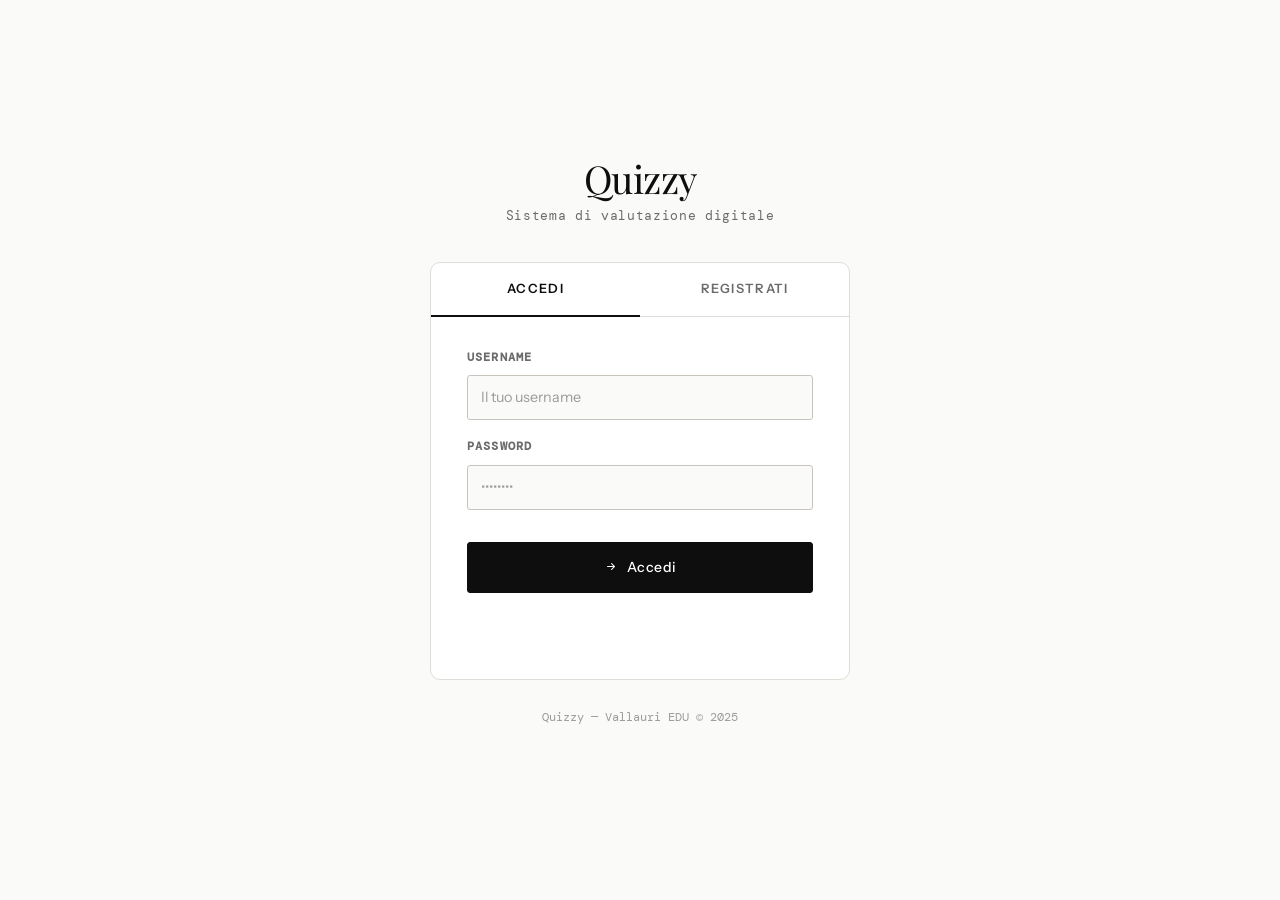
<file: templates/index.html>
<!DOCTYPE html>
<html lang="it">
<head>
  <meta charset="UTF-8">
  <meta name="viewport" content="width=device-width, initial-scale=1.0">
  <title>Quizzy — Accedi</title>
  <link href="https://cdn.jsdelivr.net/npm/bootstrap@5.3.3/dist/css/bootstrap.min.css" rel="stylesheet">
  <link href="https://cdn.jsdelivr.net/npm/bootstrap-icons@1.11.3/font/bootstrap-icons.min.css" rel="stylesheet">
  <link rel="stylesheet" href="/static/style.css">
  <style>
    body { display: grid; place-items: center; min-height: 100vh; background: var(--paper); }

    .login-wrap {
      width: min(420px, 94vw);
      animation: fadeInUp .5s ease forwards;
    }

    .login-brand {
      text-align: center;
      margin-bottom: 36px;
    }
    .login-brand h1 {
      font-family: var(--font-display);
      font-size: 2.4rem;
      font-weight: 400;
      letter-spacing: -0.5px;
      margin-bottom: 4px;
    }
    .login-brand p {
      font-size: 0.82rem;
      color: var(--ink-3);
      font-family: var(--font-mono);
      letter-spacing: 0.05em;
    }

    .login-box {
      background: var(--surface);
      border: 1px solid var(--rule);
      border-radius: var(--r-lg);
      overflow: hidden;
    }

    .tab-strip {
      display: grid;
      grid-template-columns: 1fr 1fr;
      border-bottom: 1px solid var(--rule);
    }

    .tab-btn {
      background: transparent;
      border: none;
      border-radius: 0;
      color: var(--ink-3);
      font-size: 0.8rem;
      font-weight: 600;
      letter-spacing: 0.1em;
      text-transform: uppercase;
      padding: 16px;
      justify-content: center;
      transition: color .15s, background .15s;
      border-bottom: 2px solid transparent;
      margin-bottom: -1px;
    }
    .tab-btn:hover { background: var(--paper); color: var(--ink); }
    .tab-btn.active {
      color: var(--ink);
      border-bottom-color: var(--ink);
      background: transparent;
    }

    .tab-panel { display: none; padding: 32px 36px 36px; }
    .tab-panel.active { display: block; }

    .field-label {
      font-size: 0.72rem;
      font-weight: 600;
      text-transform: uppercase;
      letter-spacing: 0.1em;
      color: var(--ink-3);
      font-family: var(--font-mono);
      display: block;
      margin-bottom: 4px;
      margin-top: 18px;
    }

    .field-label:first-child { margin-top: 0; }

    .submit-btn {
      width: 100%;
      margin-top: 24px;
      padding: 12px;
      justify-content: center;
      font-size: 0.875rem;
      letter-spacing: 0.04em;
    }

    .role-row {
      display: flex;
      gap: 12px;
      margin-top: 8px;
    }

    .role-option {
      flex: 1;
      display: flex;
      align-items: center;
      gap: 8px;
      padding: 10px 14px;
      border: 1px solid var(--rule);
      border-radius: var(--r-sm);
      cursor: pointer;
      font-size: 0.875rem;
      color: var(--ink-2);
      transition: border-color .12s, background .12s;
      margin: 0;
    }
    .role-option:has(input:checked) {
      border-color: var(--ink);
      background: var(--paper);
      color: var(--ink);
    }
    .role-option:hover { border-color: var(--rule-dark); }

    #message {
      font-size: 0.82rem;
      text-align: center;
      margin-top: 14px;
      color: var(--danger);
      min-height: 20px;
    }

    .login-footer {
      text-align: center;
      margin-top: 28px;
      font-size: 0.75rem;
      color: var(--ink-4);
      font-family: var(--font-mono);
    }
  </style>
</head>
<body>
  <div class="login-wrap">
    <div class="login-brand">
      <h1>Quizzy</h1>
      <p>Sistema di valutazione digitale</p>
    </div>

    <div class="login-box">
      <div class="tab-strip">
        <button class="tab-btn active" id="tab-login" onclick="switchTab('login')">Accedi</button>
        <button class="tab-btn" id="tab-register" onclick="switchTab('register')">Registrati</button>
      </div>

      <div id="panel-login" class="tab-panel active">
        <span class="field-label">Username</span>
        <input type="text" id="login_username" placeholder="Il tuo username">

        <span class="field-label">Password</span>
        <input type="password" id="login_password" placeholder="••••••••">

        <button class="submit-btn" onclick="login()">
          <i class="bi bi-arrow-right-short" style="font-size:16px;"></i> Accedi
        </button>
      </div>

      <div id="panel-register" class="tab-panel">
        <span class="field-label">Username</span>
        <input type="text" id="reg_username" placeholder="Scegli username">

        <span class="field-label">Password</span>
        <input type="password" id="reg_password" placeholder="Crea password">

        <span class="field-label">Ruolo</span>
        <div class="role-row">
          <label class="role-option">
            <input type="radio" name="reg_ruolo" value="studente" id="r_stud" checked style="width:14px;height:14px;margin:0;">
            Studente
          </label>
          <label class="role-option">
            <input type="radio" name="reg_ruolo" value="docente" id="r_doc" style="width:14px;height:14px;margin:0;">
            Docente
          </label>
        </div>

        <button class="submit-btn" onclick="registerNew()">
          <i class="bi bi-person-plus" style="font-size:14px;"></i> Registrati
        </button>
      </div>

      <p id="message"></p>
    </div>

    <p class="login-footer">Quizzy &mdash; Vallauri EDU &copy; 2025</p>
  </div>

  <script src="/static/script.js"></script>
  <script>
    function switchTab(mode) {
      document.getElementById('tab-login').classList.toggle('active', mode === 'login');
      document.getElementById('tab-register').classList.toggle('active', mode === 'register');
      document.getElementById('panel-login').classList.toggle('active', mode === 'login');
      document.getElementById('panel-register').classList.toggle('active', mode === 'register');
      document.getElementById('message').textContent = '';
    }

    function registerNew() {
      const ruolo = document.querySelector('input[name="reg_ruolo"]:checked').value;
      const fakeSelect = document.createElement('select');
      fakeSelect.id = 'reg_ruolo';
      fakeSelect.innerHTML = `<option value="${ruolo}" selected></option>`;
      document.body.appendChild(fakeSelect);
      register();
      document.body.removeChild(fakeSelect);
    }
  </script>
</body>
</html>
</file>
<file: static/style.css>
@import url('https://fonts.googleapis.com/css2?family=Playfair+Display:wght@400;500&family=DM+Mono:wght@400;500&family=Instrument+Sans:wght@300;400;500;600&display=swap');

*, *::before, *::after { box-sizing: border-box; margin: 0; padding: 0; }

:root {
  --ink:        #0E0E0E;
  --ink-2:      #3A3A3A;
  --ink-3:      #6B6B6B;
  --ink-4:      #9B9B9B;
  --rule:       #E0DDD8;
  --rule-dark:  #C8C4BD;
  --paper:      #FAFAF8;
  --surface:    #FFFFFF;
  --accent:     #1A1A2E;
  --accent-2:   #2D2D4A;
  --accent-fg:  #FFFFFF;
  --ok:         #1A6B3C;
  --ok-bg:      #EBF5F0;
  --warn:       #8B4F00;
  --warn-bg:    #FEF5E7;
  --danger:     #8B1A1A;
  --danger-bg:  #FDEAEA;

  --r-sm: 3px;
  --r-md: 6px;
  --r-lg: 10px;

  --font-display: 'Playfair Display', Georgia, serif;
  --font-body:    'Instrument Sans', system-ui, sans-serif;
  --font-mono:    'DM Mono', monospace;
}

html { font-size: 16px; }

body {
  font-family: var(--font-body);
  background: var(--paper);
  color: var(--ink);
  min-height: 100vh;
  line-height: 1.6;
  -webkit-font-smoothing: antialiased;
}

/* ── Layout ── */
.container {
  width: min(820px, 92%);
  margin: 0 auto;
  padding: 48px 0 96px;
}

.container-wide {
  width: min(1100px, 94%);
  margin: 0 auto;
  padding: 48px 0 96px;
}

/* ── Topbar ── */
.topbar {
  background: var(--surface);
  border-bottom: 1px solid var(--rule);
  padding: 0 5%;
  display: flex;
  align-items: center;
  height: 56px;
  gap: 16px;
  position: sticky;
  top: 0;
  z-index: 100;
}

.topbar .logo {
  font-family: var(--font-display);
  font-size: 1.35rem;
  font-weight: 500;
  color: var(--ink);
  letter-spacing: -0.3px;
}

.topbar .badge {
  font-size: 0.65rem;
  font-weight: 600;
  text-transform: uppercase;
  letter-spacing: 0.12em;
  color: var(--ink-3);
  border: 1px solid var(--rule-dark);
  padding: 2px 8px;
  border-radius: 2px;
  font-family: var(--font-mono);
}

/* ── Headings ── */
h1 {
  font-family: var(--font-display);
  font-size: 2.6rem;
  font-weight: 400;
  color: var(--ink);
  letter-spacing: -0.8px;
  line-height: 1.15;
  margin-bottom: 10px;
}

h2 {
  font-family: var(--font-body);
  font-size: 0.7rem;
  font-weight: 600;
  color: var(--ink-3);
  text-transform: uppercase;
  letter-spacing: 0.14em;
  margin: 44px 0 18px;
}

h3 {
  font-size: 0.975rem;
  font-weight: 500;
  color: var(--ink);
  margin-bottom: 10px;
  line-height: 1.4;
}

p { color: var(--ink-3); font-size: 0.9rem; }

/* ── Divider ── */
hr {
  border: none;
  border-top: 1px solid var(--rule);
  margin: 40px 0;
}

/* ── Panel / Card ── */
.panel, .card {
  background: var(--surface);
  border: 1px solid var(--rule);
  border-radius: var(--r-md);
  padding: 32px 36px;
  margin-bottom: 16px;
}

/* ── Inputs ── */
input, select, textarea {
  display: block;
  width: 100%;
  padding: 10px 13px;
  margin: 8px 0;
  background: var(--paper);
  border: 1px solid var(--rule-dark);
  border-radius: var(--r-sm);
  font-family: var(--font-body);
  font-size: 0.9rem;
  color: var(--ink);
  transition: border-color .15s, box-shadow .15s;
  outline: none;
}

input:focus, select:focus, textarea:focus {
  border-color: var(--ink-2);
  background: var(--surface);
  box-shadow: 0 0 0 2px rgba(14,14,14,0.07);
}

input::placeholder, textarea::placeholder { color: var(--ink-4); }

/* ── Buttons ── */
button {
  display: inline-flex;
  align-items: center;
  gap: 7px;
  padding: 10px 20px;
  background: var(--ink);
  color: #fff;
  border: 1px solid var(--ink);
  border-radius: var(--r-sm);
  font-family: var(--font-body);
  font-size: 0.85rem;
  font-weight: 500;
  cursor: pointer;
  transition: background .15s, transform .1s;
  letter-spacing: 0.01em;
}

button:hover { background: var(--ink-2); border-color: var(--ink-2); }
button:active { transform: scale(0.98); }

button.secondary {
  background: transparent;
  color: var(--ink);
  border-color: var(--rule-dark);
}
button.secondary:hover { background: var(--paper); border-color: var(--ink-3); }

button.btn-warning {
  background: transparent;
  color: var(--ink-2);
  border: 1px solid var(--rule-dark);
}
button.btn-warning:hover { background: var(--paper); }

/* ── Toggle section button ── */
.btn-toggle-section {
  display: inline-flex;
  align-items: center;
  gap: 8px;
  width: 100%;
  justify-content: space-between;
  padding: 14px 20px;
  background: var(--surface);
  color: var(--ink);
  border: 1px solid var(--rule);
  border-radius: var(--r-md);
  font-family: var(--font-body);
  font-size: 0.875rem;
  font-weight: 500;
  cursor: pointer;
  transition: border-color .15s, background .15s;
  text-align: left;
}

.btn-toggle-section:hover { border-color: var(--rule-dark); background: var(--paper); }
.btn-toggle-section[aria-expanded="true"] {
  background: var(--ink);
  color: #fff;
  border-color: var(--ink);
}

/* ── Quiz card ── */
.quiz_card {
  background: var(--surface);
  border: 1px solid var(--rule);
  border-radius: var(--r-md);
  padding: 18px 22px;
  margin: 8px 0;
  display: flex;
  align-items: center;
  justify-content: space-between;
  transition: border-color .18s;
}

.quiz_card:hover { border-color: var(--rule-dark); }
.quiz_card h3 { margin: 0; font-size: 0.925rem; }
.quiz_card .meta { font-size: .78rem; color: var(--ink-4); margin-top: 2px; }

/* ── Question block ── */
.question-block {
  background: var(--surface);
  border: 1px solid var(--rule);
  border-radius: var(--r-md);
  padding: 22px 26px;
  margin: 12px 0;
  transition: border-color .18s;
}

.question-block:hover { border-color: var(--rule-dark); }

label {
  display: flex;
  align-items: center;
  gap: 10px;
  padding: 8px 10px;
  margin: 3px 0;
  border-radius: var(--r-sm);
  cursor: pointer;
  font-size: 0.875rem;
  color: var(--ink-2);
  transition: background .1s, color .1s;
}
label:hover { background: var(--paper); color: var(--ink); }

input[type="radio"] {
  width: 15px;
  height: 15px;
  accent-color: var(--ink);
  flex-shrink: 0;
  margin: 0;
}

/* ── Stats card ── */
.stats-card {
  background: var(--surface);
  border: 1px solid var(--rule);
  border-radius: var(--r-md);
  padding: 28px 30px;
  height: 100%;
}

/* ── Result ── */
#result {
  font-family: var(--font-display);
  font-size: 1.5rem;
  font-weight: 400;
  color: var(--ok);
  margin-top: 24px;
}

/* ── Feedback ── */
#message {
  font-size: .85rem;
  color: var(--ink-3);
  padding: 10px 0;
}

.page-intro {
  color: var(--ink-3);
  font-size: 0.9rem;
  margin-bottom: 32px;
}

/* ── Risultati table ── */
#risultati table {
  width: 100%;
  border-collapse: collapse;
  font-size: 0.85rem;
}

#risultati th {
  text-align: left;
  padding: 10px 14px;
  background: var(--paper);
  border-bottom: 1px solid var(--rule-dark);
  font-weight: 600;
  color: var(--ink-3);
  text-transform: uppercase;
  letter-spacing: 0.1em;
  font-size: 0.7rem;
  font-family: var(--font-mono);
}

#risultati td {
  padding: 11px 14px;
  border-bottom: 1px solid var(--rule);
  color: var(--ink-2);
}

/* ── Voto badge ── */
.voto-badge {
  font-family: var(--font-mono);
  font-size: 0.75rem;
  font-weight: 500;
  padding: 4px 10px;
  border-radius: 2px;
  letter-spacing: 0.04em;
}

.voto-badge.ok   { background: var(--ok-bg);   color: var(--ok); }
.voto-badge.fail { background: var(--danger-bg); color: var(--danger); }

/* ── Exam lock overlay ── */
#exam_lock {
  position: fixed;
  inset: 0;
  background: rgba(14,14,14,0.85);
  z-index: 9999;
  display: flex;
  justify-content: center;
  align-items: center;
}

#exam_box {
  background: var(--surface);
  padding: 44px 48px;
  border-radius: var(--r-lg);
  text-align: center;
  max-width: 400px;
}

/* ── Animations ── */
@keyframes slideDown {
  from { transform: translateY(-100%); opacity: 0; }
  to   { transform: translateY(0);     opacity: 1; }
}
.slide-down { animation: slideDown .4s ease forwards; }

@keyframes fadeInUp {
  from { opacity: 0; transform: translateY(14px); }
  to   { opacity: 1; transform: translateY(0); }
}
.fade-in { opacity: 0; animation: fadeInUp .5s ease forwards; }
.fade-delay-1 { animation-delay: .1s; }
.fade-delay-2 { animation-delay: .2s; }
.fade-delay-3 { animation-delay: .32s; }

.hover-lift { transition: transform .18s ease, border-color .18s ease; }
.hover-lift:hover { transform: translateY(-2px); border-color: var(--rule-dark) !important; }

/* ── Responsive ── */
@media (max-width: 600px) {
  h1 { font-size: 1.8rem; }
  .panel, .card { padding: 22px 18px; }
  .quiz_card { flex-direction: column; align-items: flex-start; gap: 12px; }
}
</file>
